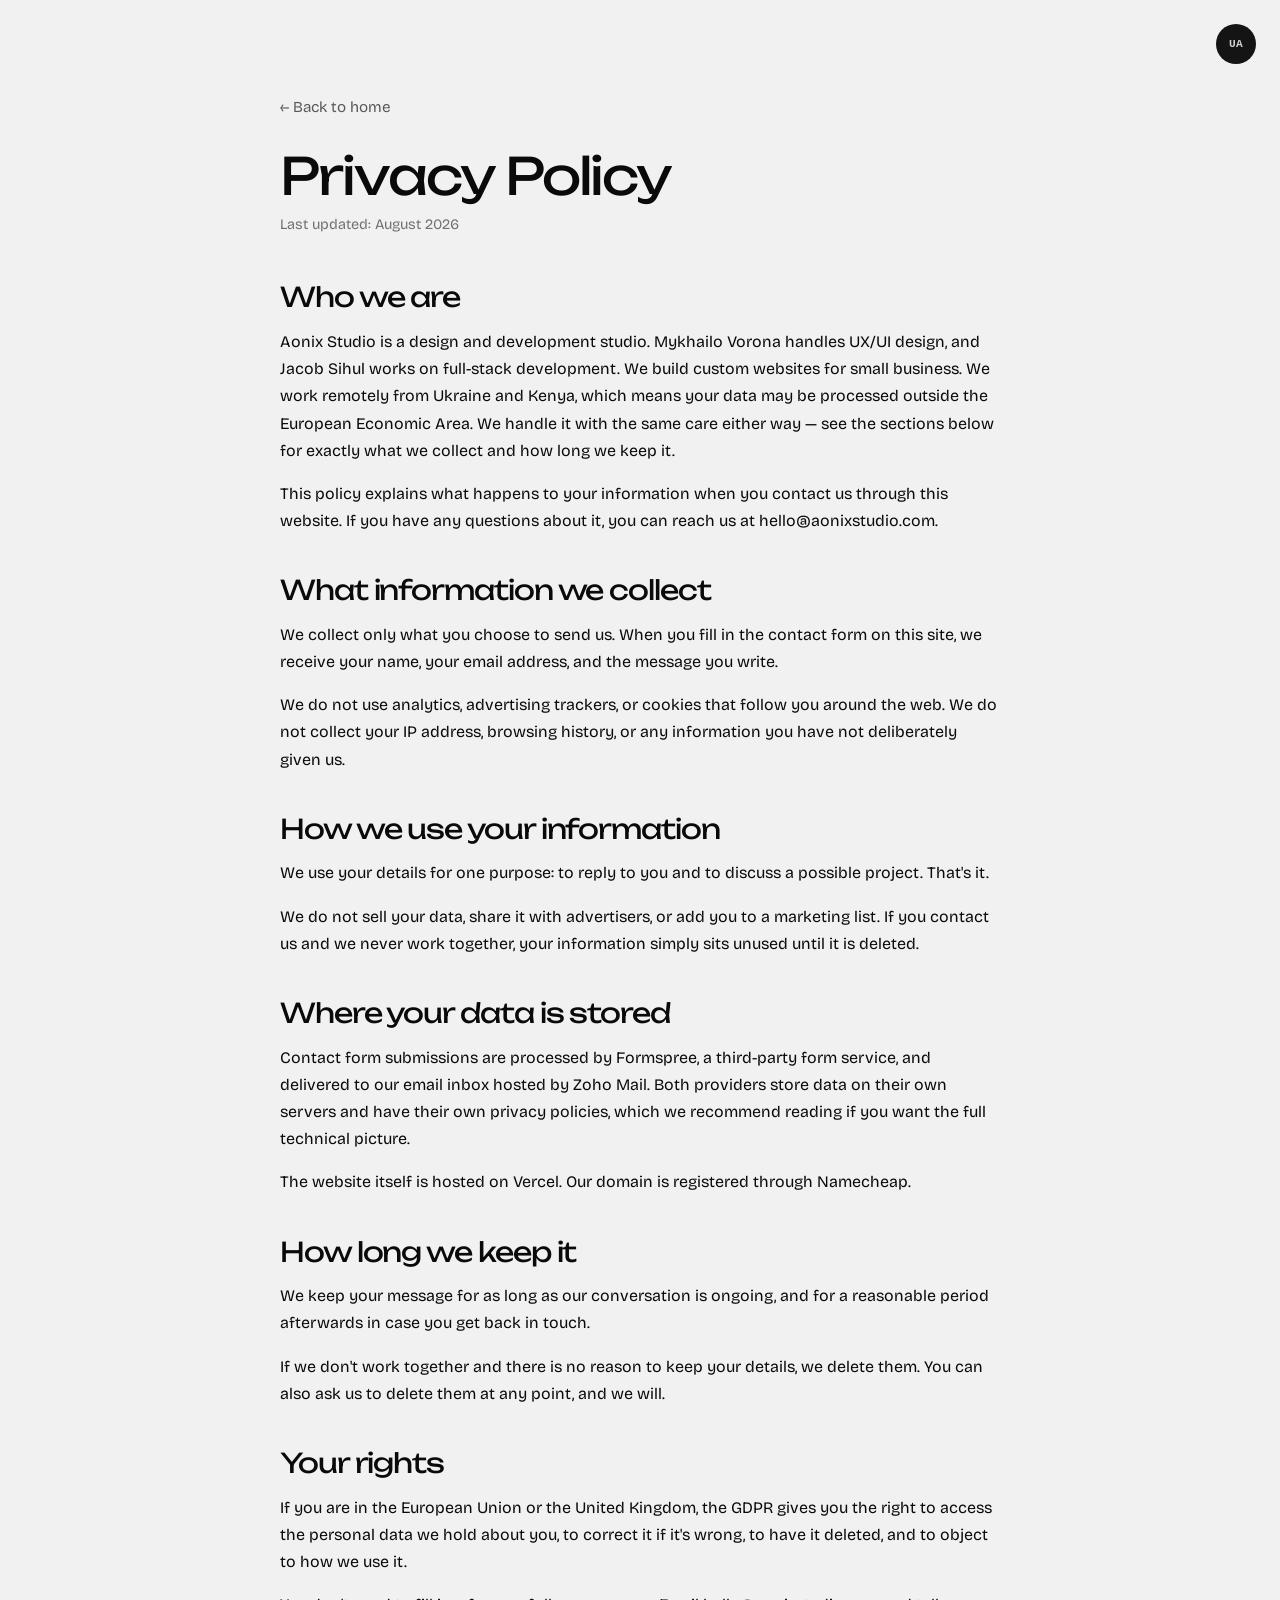
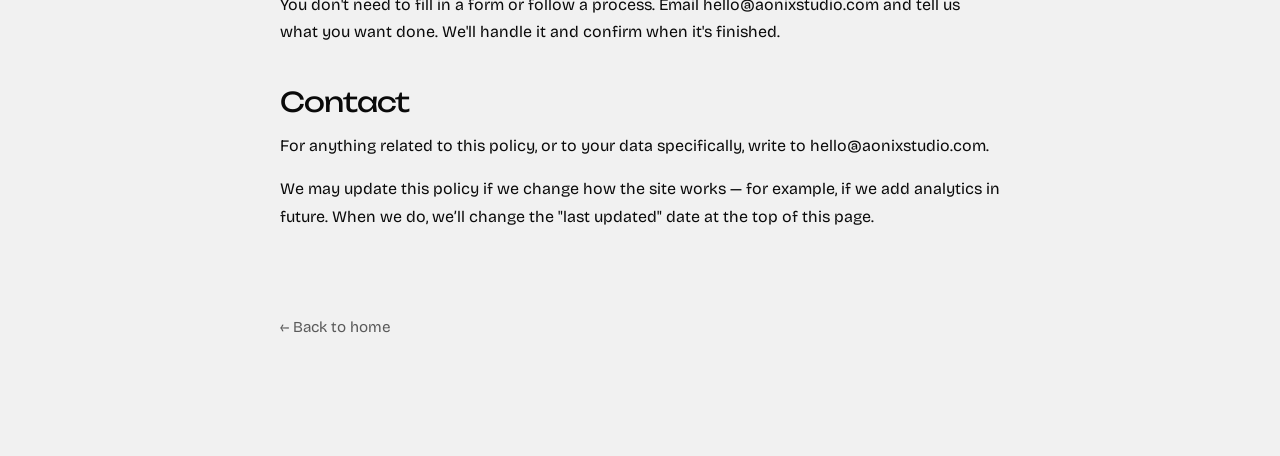
<file: privacy.html>
<!DOCTYPE html>
<html lang="en">
<head>
<meta charset="UTF-8">
<meta name="viewport" content="width=device-width, initial-scale=1.0">
<title data-i18n="privacy.metaTitle">Privacy Policy — Aonix Studio</title>
<meta name="description" content="How Aonix Studio collects, uses, and protects your information." data-i18n-attr="content:privacy.metaDescription">
<link rel="canonical" href="https://www.aonixstudio.com/privacy.html">
<meta name="robots" content="noindex">
<link rel="icon" type="image/png" href="/img/logotype-black1.png">
<link rel="apple-touch-icon" sizes="180x180" href="/img/apple-touch-icon.png">
<meta name="theme-color" content="#0a0a0a">
<link rel="preconnect" href="https://fonts.googleapis.com">
<link rel="preconnect" href="https://fonts.gstatic.com" crossorigin>
<link href="https://fonts.googleapis.com/css2?family=Bricolage+Grotesque:opsz,wght@12..96,200..800&family=Unbounded:wght@200..900&family=Onest:wght@200..800&display=swap" rel="stylesheet">
<link href="/css/style.css" rel="stylesheet">
<link rel="alternate" hreflang="uk" href="https://www.aonixstudio.com/ua/privacy.html">
<link rel="alternate" hreflang="en" href="https://www.aonixstudio.com/en/privacy.html">
<link rel="alternate" hreflang="x-default" href="https://www.aonixstudio.com/privacy.html">
<script>
  // Runs before first paint: .js scopes the "hidden until revealed"
  // states, .anim switches the motion on (never for reduced-motion users).
  (function (d) {
    d.classList.add("js");
    if (!matchMedia("(prefers-reduced-motion: reduce)").matches) d.classList.add("anim");
  })(document.documentElement);
</script>
</head>
<body>

  <button type="button" class="lang-toggle privacy-lang-toggle" id="lang-toggle" aria-label="Switch language">UA</button>

  <main class="privacy-page">
    <div class="privacy-container">

      <a href="/" class="privacy-back privacy-back-top" data-lang-href="/" data-i18n="privacy.backTop">&larr; Back to home</a>

      <h1 class="privacy-h1" data-i18n="privacy.h1">Privacy Policy</h1>
      <p class="privacy-updated" data-i18n="privacy.updated">Last updated: August 2026</p>

      <section class="privacy-section">
        <h2 data-i18n="privacy.s1.title">Who we are</h2>
        <p data-i18n="privacy.s1.p1">Aonix Studio is a design and development studio. Mykhailo Vorona handles UX/UI design, and Jacob Sihul works on full-stack development. We build custom websites for small business. We work remotely from Ukraine and Kenya, which means your data may be processed outside the European Economic Area. We handle it with the same care either way — see the sections below for exactly what we collect and how long we keep it.</p>
        <p data-i18n="privacy.s1.p2">This policy explains what happens to your information when you contact us through this website. If you have any questions about it, you can reach us at hello@aonixstudio.com.</p>
      </section>

      <section class="privacy-section">
        <h2 data-i18n="privacy.s2.title">What information we collect</h2>
        <p data-i18n="privacy.s2.p1">We collect only what you choose to send us. When you fill in the contact form on this site, we receive your name, your email address, and the message you write.</p>
        <p data-i18n="privacy.s2.p2">We do not use analytics, advertising trackers, or cookies that follow you around the web. We do not collect your IP address, browsing history, or any information you have not deliberately given us.</p>
      </section>

      <section class="privacy-section">
        <h2 data-i18n="privacy.s3.title">How we use your information</h2>
        <p data-i18n="privacy.s3.p1">We use your details for one purpose: to reply to you and to discuss a possible project. That's it.</p>
        <p data-i18n="privacy.s3.p2">We do not sell your data, share it with advertisers, or add you to a marketing list. If you contact us and we never work together, your information simply sits unused until it is deleted.</p>
      </section>

      <section class="privacy-section">
        <h2 data-i18n="privacy.s4.title">Where your data is stored</h2>
        <p data-i18n="privacy.s4.p1">Contact form submissions are processed by Formspree, a third-party form service, and delivered to our email inbox hosted by Zoho Mail. Both providers store data on their own servers and have their own privacy policies, which we recommend reading if you want the full technical picture.</p>
        <p data-i18n="privacy.s4.p2">The website itself is hosted on Vercel. Our domain is registered through Namecheap.</p>
      </section>

      <section class="privacy-section">
        <h2 data-i18n="privacy.s5.title">How long we keep it</h2>
        <p data-i18n="privacy.s5.p1">We keep your message for as long as our conversation is ongoing, and for a reasonable period afterwards in case you get back in touch.</p>
        <p data-i18n="privacy.s5.p2">If we don't work together and there is no reason to keep your details, we delete them. You can also ask us to delete them at any point, and we will.</p>
      </section>

      <section class="privacy-section">
        <h2 data-i18n="privacy.s6.title">Your rights</h2>
        <p data-i18n="privacy.s6.p1">If you are in the European Union or the United Kingdom, the GDPR gives you the right to access the personal data we hold about you, to correct it if it's wrong, to have it deleted, and to object to how we use it.</p>
        <p data-i18n="privacy.s6.p2">You don't need to fill in a form or follow a process. Email hello@aonixstudio.com and tell us what you want done. We'll handle it and confirm when it's finished.</p>
      </section>

      <section class="privacy-section">
        <h2 data-i18n="privacy.s7.title">Contact</h2>
        <p data-i18n="privacy.s7.p1">For anything related to this policy, or to your data specifically, write to hello@aonixstudio.com.</p>
        <p data-i18n="privacy.s7.p2">We may update this policy if we change how the site works — for example, if we add analytics in future. When we do, we'll change the "last updated" date at the top of this page.</p>
      </section>

      <a href="/" class="privacy-back privacy-back-bottom" data-lang-href="/" data-i18n="privacy.backBottom">&larr; Back to home</a>

    </div>
  </main>

  <script src="https://cdnjs.cloudflare.com/ajax/libs/gsap/3.12.5/gsap.min.js"></script>
  <script src="/js/script.js"></script>
</body>
</html>
</file>
<file: css/style.css>
/* ============================================
   FONTS
   All four are loaded via Google Fonts — see the <link> in
   index.html's <head> (right after the fonts.g* preconnects), not an
   @import here, so the browser can start fetching them the moment the
   HTML is parsed instead of waiting on style.css. Works on any
   device, not just ones with the fonts installed locally.

   Anton               — display font (headline)
   Bricolage Grotesque — main body font. Every element using
                          var(--font-body) also gets the
                          tracking/leading pair below
                          (--font-body-tracking / --font-body-leading)
                          so the look stays consistent wherever it's used.
   Unbounded           — heading font (var(--font-heading)), same on
                          both the English and Ukrainian version, always
                          paired with var(--font-heading-tracking)
   SUSE Mono           — accent/mono style, var(--font-mono) or .font-mono
   ============================================ */

:root {
  --color-black: #0a0a0a;
  --color-white: #ffffff;
  --color-bg: #f1f1f1;
  --color-muted: #c7c7c7;
  --color-note: #6f6f6f;

  --gradient-start: #D50000;
  --gradient-end: #8D36FF;

  --font-display: 'Anton', sans-serif;
  --font-heading: 'Unbounded', sans-serif;
  --font-heading-tracking: -0.04em;
  --font-body: 'Bricolage Grotesque', sans-serif;
  --font-body-tracking: -0.06em;
  --font-body-leading: 1;
  --font-mono: 'SUSE Mono', monospace;

  /* Shared easings: --ease for big moves (curtain etc.), --ease-out
     (expo-out) for ALL text reveals. */
  --ease: cubic-bezier(.77, 0, .175, 1);
  --ease-out: cubic-bezier(.16, 1, .3, 1);

  /* Every hover/state change on the site uses these, so they all feel
     the same — slow enough to read as a glide, not a blink. */
  --hover-dur: 0.6s;
  --hover-ease: cubic-bezier(.22, 1, .36, 1);

  /* Shared grid controls for .projects AND .pricing — change a value
     here and both sections update together. */
  --section-max-width: 1600px;  /* content width the grid is centered in */
  --section-edge-padding: 64px; /* left/right gap to the screen edge */
  --card-gap: 40px;             /* gap between cards/thumbnails in the grid */
  --card-radius: 32px;           /* corner rounding of cards/thumbnails */

  /* Pricing-card fine-tuning — every spacing inside .pricing-card reads
     from one of these, so tweaking a value here updates both the
     Landing Page and Multi-page cards together. */
  --pricing-card-padding: clamp(32px, 4vw, 56px); /* inner padding of each card */
  --pricing-title-gap: clamp(12px, 1vw, 20px);    /* space under the card title */
  --pricing-meta-gap: clamp(28px, 4vw, 40px);     /* space under the price/deadline badges */
  --pricing-list-gap: 14px;                       /* space between "you will get" rows */
  --pricing-list-scale: 1.2;                        /* scales the checklist text + checkbox together */
  --pricing-actions-gap: clamp(14px, 2.5vw, 14px);  /* space above the Buy/Ask Question buttons */

  /* FAQ scale — one knob that scales the question text, the answer
     text, the chevron and the card's own padding together. */
  --faq-scale: 1.3;
  --faq-sticky-offset: clamp(24px, 4vw, 48px); /* gap from the viewport top while .faq-intro is stuck */

  --dock-height: 76px;

  /* Horizontal nudge on .hero-heading — see the comment on that rule.
     -32px is the largest pull that still fits inside the smallest
     side padding this rule ever runs at (56px, the clamp() ceiling on
     .hero-content) — a flat -64px overflowed past the left edge at
     EVERY width ≥1403px (the two bands below that point never
     redeclare it, so they inherited this default), which is what was
     eating into the edge on MacBook-size screens. The narrower
     tablet/small-laptop RESPONSIVE bands below still pull this down
     further (or to 0) where the spare width is tighter still. */
  --hero-heading-shift-x: -32px;

  /* Telegram/WhatsApp icons — header (dock-side-right) and footer
     (footer-socials) each get their own knobs for the round button
     and the icon graphic inside it, so resizing one place never
     affects the other. Desktop values live here; the ≤640px block
     redefines the same names with its own values (same pattern as
     --dock-height above) — nothing else needs to change. */
  --social-btn-size-header: 40px;
  --social-icon-size-header: 18px;
  --social-btn-size-footer: 40px;
  --social-icon-size-footer: 20px;
}

/* Ukrainian version swaps the body typeface: Bricolage Grotesque
   doesn't carry Cyrillic glyphs (Unbounded, the heading font, does —
   same family runs on both languages, see --font-heading in :root
   above). JS (AonixI18N in js/script.js) sets <html lang="uk"> when
   Ukrainian is active, so this override picks up automatically — the
   English version (lang="en") never sees it. */
html[lang="uk"] {
  --font-body: 'Onest', sans-serif;

  /* Two knobs to tune every Ukrainian heading at once instead of
     hunting through each rule below: --font-heading-weight is an
     absolute override (every rule normally has its own font-weight —
     this replaces all of them at once), --font-heading-line-height-
     scale is a multiplier applied on top of each rule's own
     line-height (so the hero heading stays relatively tighter than
     e.g. the statement text — only their ratio to each other is
     preserved, not a single flat value). Edit the two values here;
     nothing else needs to change. English is untouched either way —
     every consuming rule falls back to its original literal number
     when these are undefined, which is exactly the case outside
     html[lang="uk"]. */
  --font-heading-weight: 500;
  --font-heading-line-height-scale: 1;
}

/* Registered so the pricing cards can tween it — see .pricing-card */
@property --card-bg {
  syntax: '<color>';
  inherits: true;
  initial-value: #ffffff;
}

* {
  margin: 0;
  padding: 0;
  box-sizing: border-box;
}

html {
  scroll-behavior: smooth;
}

/* Lenis smooth scroll (js/script.js) — the library's own base CSS */
html.lenis,
html.lenis body {
  height: auto;
}

.lenis.lenis-smooth {
  scroll-behavior: auto !important;
}

.lenis.lenis-smooth [data-lenis-prevent] {
  overscroll-behavior: contain;
}

.lenis.lenis-stopped {
  overflow: hidden;
}

.lenis.lenis-smooth iframe {
  pointer-events: none;
}

body {
  background: var(--color-bg);
  color: var(--color-black);
  font-family: var(--font-heading);
  overflow-x: hidden;
}

a {
  text-decoration: none;
  color: inherit;
}

/* drop this on anything that should use SUSE Mono instead of the
   default body font (Cabinet Grotesk) */
.font-mono {
  font-family: var(--font-mono);
}

/* ============================================
   REUSABLE FLOWING GRADIENT
   Apply .gradient-flow to any background (buttons, chips, etc.)
   and .gradient-text to any text — both share one moving gradient
   so new sections stay consistent with this effect automatically.
   ============================================ */

.gradient-flow,
.gradient-text {
  background: linear-gradient(
    100deg,
    var(--gradient-start) 0%,
    var(--gradient-end) 45%,
    var(--gradient-start) 100%
  );
  background-size: 250% 250%;
  animation: gradientFlow 6s ease-in-out infinite;
}

.gradient-text {
  -webkit-background-clip: text;
  background-clip: text;
  color: transparent;
  -webkit-text-fill-color: transparent;
}

@keyframes gradientFlow {
  0%   { background-position: 0% 50%; }
  50%  { background-position: 100% 50%; }
  100% { background-position: 0% 50%; }
}

/* ============================================
   HERO
   ============================================ */

.hero {
  position: relative;
  min-height: 100vh;
}

.hero-pin {
  position: relative;  /* badges anchor to this, not .hero — see .badge below */
  padding-top: clamp(24px, 5vw, 64px);
  overflow-x: clip;   /* замість overflow: hidden */
}

.hero-headline {
  /* flex + justify-content, NOT display:block + text-align — with the
     "AONIX STUDIO" line wider than the viewport (the bleed effect),
     text-align: center turned out to only be centering in theory:
     measured it in DevTools and the entire overflow was landing on
     the right edge only (left edge sat flush at 0, zero crop) on
     every width tested. That's what was eating "IO" off "STUDIO" —
     the right side was taking the whole crop instead of half.
     justify-content: center splits it evenly on both edges instead. */
  display: flex;
  align-items: center;
  justify-content: center;
  line-height: 0.85;
  font-family: var(--font-display);
  text-transform: uppercase;
  color: var(--color-black);
  white-space: nowrap;
  user-select: none;
  pointer-events: none;
  text-align: center;
  width: 100%;

  /* зсув вгору для обрізки */
  margin-top: -8vw; /* негативний відступ підтягує текст вгору */
  /* або */
  position: relative;
  top: 30px; /* фіксоване значення, якщо потрібна точність незалежно від ширини */
}

/* Base/fallback size — the ≥1680px band in RESPONSIVE overrides this
   with the same curve for that range, so this really only matters
   for anything wider that band doesn't cover. Every band below uses
   the same ~22.4vw slope (tuned so the bleed/crop ratio at the edges
   stays consistent — around 8% of the viewport overflowing offscreen
   on both sides — instead of one single clamp with a spread so wide
   it over-crops on tablets and under-crops on big monitors). */
.hero-headline .line {
  font-size: clamp(376px, 22.4vw, 470px);
  letter-spacing: -0.01em;
}

/* Frosted (matte) glass: strong blur + a fine noise grain so it reads
   as sandblasted glass, not a shiny/glossy tinted pill. */
.badge {
  position: absolute;
  display: flex;
  align-items: center;
  justify-content: center;
  padding: 1.1em 2.1em;
  border-radius: 999px;
  overflow: hidden; /* clips the noise layer to the pill shape */

  /* СКЛО — матове */
  background: rgba(60, 60, 60, 0.4);
  backdrop-filter: blur(40px) saturate(160%);
  -webkit-backdrop-filter: blur(40px) saturate(160%);
  border: 1px solid rgba(255, 255, 255, 0.22);

  box-shadow:
    inset 0 1px 1px rgba(255, 255, 255, 0.28),
    inset 0 -1px 2px rgba(0, 0, 0, 0.2);

  color: var(--color-white);
  font-family: var(--font-body);
  letter-spacing: var(--font-body-tracking);
  line-height: var(--font-body-leading);
  font-weight: 400;
  font-size: clamp(0.95rem, 1.4vw, 1.4rem);
  white-space: nowrap;
  z-index: 2;
}
/* frosted grain — a tiled noise texture (feTurbulence) instead of a
   glossy diagonal sheen; this is what sells the "matte" read */
.badge::before {
  content: "";
  position: absolute;
  inset: 0;
  border-radius: inherit;
  background-image: url("data:image/svg+xml,%3Csvg xmlns='http://www.w3.org/2000/svg' width='200' height='200'%3E%3Cfilter id='n'%3E%3CfeTurbulence type='fractalNoise' baseFrequency='0.85' numOctaves='3' stitchTiles='stitch'/%3E%3CfeColorMatrix type='saturate' values='0'/%3E%3C/filter%3E%3Crect width='100%25' height='100%25' filter='url(%23n)'/%3E%3C/svg%3E");
  background-size: 140px 140px;
  opacity: 0.45;
  mix-blend-mode: overlay;
  pointer-events: none;
  z-index: 0;
}

.badge span {
  position: relative;
  z-index: 1;
}

.badge-1 {
  top: 17%;
  left: 2%;
  transform: rotate(-6deg);
}

.badge-2 {
  top: 22%;
  right: 3%;
  transform: rotate(4deg);
}

.hero-content {
  position: relative;
  z-index: 1;
  display: flex;
  align-items: flex-end;
  justify-content: space-between;
  gap: clamp(24px, 4vw, 64px);
  max-width: 1400px;
  margin: clamp(32px, 6vw, 72px) auto 0;
  padding: 0 clamp(24px, 4vw, 56px);
}

.hero-heading {
  font-family: var(--font-heading);
  letter-spacing: var(--font-heading-tracking);
  font-weight: var(--font-heading-weight, 300);
  font-size: clamp(1.9rem, 3.6vw, 4.2rem);
  line-height: calc(var(--font-heading-line-height-scale, 1) * 0.9);
  max-width: 20ch;
  color: var(--color-black);

  /* Ручне підстроювання позиції: перше число — вправо(+)/вліво(-),
     друге — вниз(+)/вгору(-). Не впливає на .hero-note, бо не займає
     місце в layout — просто зсуває сам заголовок.
     --hero-heading-shift-x is 0 by default (safe everywhere) and only
     gets pulled negative in the RESPONSIVE bands wide enough to have
     the spare room — see there for why a flat -64px clipped "We" on
     tablet/small-laptop widths. */
  transform: translate(var(--hero-heading-shift-x, 0px), 32px);
}

.hero-heading .muted {
  color: var(--color-muted);
}

.hero-note {
  flex-shrink: 0;
  max-width: 320px;
  margin-bottom: 0.4em;
  font-family: var(--font-body);
  letter-spacing: var(--font-body-tracking);
  line-height: var(--font-body-leading);
  font-weight: 400;
  font-size: 20px;
  text-transform: uppercase;
  color: #000000;
}

/* ============================================
   PROJECTS
   ============================================ */

.projects {
  position: relative;
  max-width: var(--section-max-width);
  margin: 0 auto;
  padding: var(--section-edge-padding);
}

.projects-grid {
  display: grid;
  grid-template-columns: repeat(2, 1fr);
  gap: var(--card-gap);
}

.project-card {
  display: flex;
  flex-direction: column;
}

.project-thumb {
  position: relative;
  aspect-ratio: 4 / 3;
  border-radius: var(--card-radius);
  margin-bottom: 12px;
  overflow: hidden; /* clips both the zoomed media and the cursor badge */
  cursor: none; /* the custom .project-cursor badge replaces it on hover */
}

/* Placeholder gradient where a real photo hasn't been dropped in yet.
   Once you add one, put it INSIDE as <img class="project-thumb-media">
   — the img rule below sizes/crops it to fill the frame (object-fit:
   cover) instead of rendering at its native pixel size, which is what
   "zoomed in" looks like when an <img> has no sizing of its own. */
.project-thumb-media {
  position: absolute;
  inset: 0;
  width: 100%;
  height: 100%;
  object-fit: cover;
  background: linear-gradient(135deg, #ececec, #dcdcdc);
  transition: transform 1s var(--hover-ease);
}

.project-thumb-media img {
  display: block;
  width: 100%;
  height: 100%;
  object-fit: cover;
}

.project-thumb:hover .project-thumb-media {
  transform: scale(1.08);
}

/* Custom cursor: follows the pointer (see js/script.js) instead of
   sitting fixed in the center, and fades/scales in on hover. */
.project-cursor {
  position: absolute;
  top: var(--cursor-y, 50%);
  left: var(--cursor-x, 50%);
  transform: translate(-50%, -50%) scale(0.85);
  display: flex;
  flex-direction: column;
  align-items: center;
  gap: 10px;
  opacity: 0;
  pointer-events: none;
  transition: opacity 0.45s var(--hover-ease), transform 0.45s var(--hover-ease);
  z-index: 2;
}

.project-thumb:hover .project-cursor {
  opacity: 1;
  transform: translate(-50%, -50%) scale(1);
}

.project-cursor-badge {
  display: flex;
  align-items: center;
  justify-content: center;
  width: 76px;
  height: 76px;
  border-radius: 50%;
  background: linear-gradient(135deg, var(--gradient-start), var(--gradient-end));
  color: var(--color-white);
  box-shadow: 0 10px 24px rgba(0, 0, 0, 0.25);
}

.project-cursor-label {
  padding: 0.55em 1.1em;
  border-radius: 999px;
  background: var(--color-white);
  color: var(--color-black);
  font-family: var(--font-body);
  letter-spacing: var(--font-body-tracking);
  line-height: var(--font-body-leading);
  font-size: 0.85rem;
  white-space: nowrap;
  box-shadow: 0 6px 16px rgba(0, 0, 0, 0.18);
}

.project-info {
  display: flex;
  align-items: flex-start;
  justify-content: space-between;
  gap: 24px;
}

.project-info-main {
  flex: 1;
  min-width: 0;
}

.project-title {
  font-family: var(--font-body);
  letter-spacing: var(--font-body-tracking);
  line-height: var(--font-body-leading);
  font-weight: 400;
  font-size: clamp(1.4rem, 1.8vw, 1.9rem);
  color: var(--color-black);
  padding-bottom: 12px;
  margin-bottom: 12px;
  border-bottom: 1px solid #e2e2e2;
}

.project-desc {
  font-family: var(--font-body);
  letter-spacing: var(--font-body-tracking);
  line-height: 1;
  font-weight: 300;
  font-size: 16px;
  color: #181818;
  max-width: 42ch;
}

.project-tags {
  display: flex;
  flex-direction: column;
  gap: 8px;
  flex-shrink: 0;
}

.project-tag-badge {
  display: inline-flex;
  align-items: center;
  justify-content: center;
  padding: 0.7em 1.3em;
  border: 1px solid #d8d8d8;
  border-radius: 16px;
  font-family: var(--font-body);
  letter-spacing: var(--font-body-tracking);
  line-height: var(--font-body-leading);
  font-weight: 400;
  font-size: 0.85rem;
  white-space: nowrap;
  color: #3c3c3c;
}

.project-tag-badge--type {
  text-transform: uppercase;
  color: #313131;
}

/* ============================================
   TEXT REVEALS (reusable) — driven by js/script.js
   Every hidden starting state is scoped under html.anim (set by the
   inline script in <head>, only when the user hasn't asked for
   reduced motion) — without JS, or with reduced motion, everything
   below is just visible.

   [data-split]  heading split at its <br>s into masked lines; each
                 line slides up from behind its mask, staggered.
   .big-word     giant display word, one span per letter, rising
                 letter by letter once body.is-ready lands.
   .reveal       fade + slide up for blocks (cards, notes, icons).
   All three get .is-in once (IntersectionObserver), never re-hidden.
   ============================================ */

/* padding keeps descenders/accents (g, y, р, Й) from being clipped by
   the mask; the matching negative margin cancels it out of layout */
.split-line {
  display: block;
  overflow: hidden;
  padding: 0.1em 0 0.06em;
  margin: -0.1em 0 -0.06em;
}

.split-line-in {
  display: inline-block;
}

.anim .split-line-in {
  transform: translateY(110%);
  transition: transform 1.1s var(--ease-out);
}

.anim [data-split].is-in > .split-line > .split-line-in {
  transform: none;
}

.anim [data-split].is-in > .split-line:nth-child(2) > .split-line-in { transition-delay: 0.08s; }
.anim [data-split].is-in > .split-line:nth-child(3) > .split-line-in { transition-delay: 0.16s; }
.anim [data-split].is-in > .split-line:nth-child(4) > .split-line-in { transition-delay: 0.24s; }

/* Each word is its own mask (so the word can still wrap on narrow
   screens); letters inside get --i from JS for a 0.05s stagger. */
.big-word .bw {
  display: inline-block;
  overflow: hidden;
  vertical-align: top;
}

.big-word .bw > span {
  display: inline-block;
}

.anim .big-word .bw > span {
  transform: translateY(105%);
  transition: transform 1.4s var(--ease-out);
  transition-delay: calc(var(--i, 0) * 0.05s);
}

.anim body.is-ready .big-word .bw > span {
  transform: none;
}

/* Hero note + glass badges come in last, after the heading. translate
   (not transform) so the badges keep their own rotate(). */
.anim .hero-note,
.anim .badge {
  opacity: 0;
  translate: 0 20px;
  transition: opacity 1s var(--ease-out) 1.2s,
              translate 1s var(--ease-out) 1.2s;
}

.anim body.is-ready .hero-note,
.anim body.is-ready .badge {
  opacity: 1;
  translate: 0 0;
}

.anim .reveal {
  opacity: 0;
  transform: translateY(40px);
  transition: opacity 1s var(--ease-out),
              transform 1.1s var(--ease-out);
}

.anim .reveal.is-in {
  opacity: 1;
  transform: none;
}

/* stagger siblings in a row */
.reveal:nth-child(2) { transition-delay: 0.1s; }
.reveal:nth-child(3) { transition-delay: 0.2s; }
.reveal:nth-child(4) { transition-delay: 0.3s; }

/* projects are a 2-column grid: stagger within each row, not down
   the whole list */
.projects-grid .reveal { transition-delay: 0s; }
.projects-grid .reveal:nth-child(even) { transition-delay: 0.1s; }

/* Project photos: the frame wipes open bottom→top (clip-path, keeps
   the rounded corners) while the photo inside settles from a zoom.
   The photo stays slightly oversized (scale 1.12) so the scroll
   parallax in js/script.js (--py, via the independent translate
   property) never shows an edge. The hover zoom lives on
   .project-thumb-media, so it doesn't fight any of this. */
.anim .project-thumb {
  clip-path: inset(100% 0 0 0 round var(--card-radius));
  transition: clip-path 1.3s var(--ease);
}

.anim .project-thumb-media img {
  transform: scale(1.4);
  translate: 0 var(--py, 0%);
  transition: transform 1.8s var(--ease-out);
}

.anim .project-card.is-in .project-thumb {
  clip-path: inset(0 0 0 0 round var(--card-radius));
}

.anim .project-card.is-in .project-thumb-media img {
  transform: scale(1.12);
}

.anim .projects-grid .project-card:nth-child(even) .project-thumb,
.anim .projects-grid .project-card:nth-child(even) .project-thumb-media img {
  transition-delay: 0.1s;
}

/* ============================================
   LANGUAGE CURTAIN
   Full-screen panel the language switch (js/script.js) wipes up over
   the page while the texts are swapped underneath. Created by JS once;
   GSAP drives clip-path / visibility.
   ============================================ */

.lang-curtain {
  position: fixed;
  inset: 0;
  z-index: 5000; /* above everything — dock (1000), preloader (1500), modal (2000) */
  pointer-events: none;
  visibility: hidden;
  display: grid;
  place-items: center;
  overflow: hidden;
  background: var(--color-black);
  clip-path: inset(100% 0 0 0);
}

.lang-curtain-word {
  display: inline-block;
  padding: 0.1em 0.08em;
  font-family: var(--font-heading);
  letter-spacing: var(--font-heading-tracking);
  font-weight: 500;
  /* the min() keeps "Українська" on screen on phones */
  font-size: min(clamp(56px, 10vw, 160px), 12vw);
  line-height: 1;
  white-space: nowrap;
}

/* ============================================
   STACK-PIN (reusable)
   Drop this on a section's inner wrapper to pin it full-viewport
   while the outer section's extra height (beyond 100vh) scrolls
   through — used by .quote to hold its content still while the
   finale slides over it.

   How to reuse for a future section that needs the same "hold
   still while its own scroll-driven effect plays out" behavior:
     <section class="my-section" style="min-height: 180vh">
       <div class="my-section-inner stack-pin">
         ...content...
       </div>
     </section>
   ============================================ */

.stack-pin {
  position: sticky;
  top: 0;
  z-index: var(--stack-z, 1);
  min-height: 100vh;
  background: var(--color-bg);
}

/* ============================================
   STATEMENT
   A normal, unpinned section — the text scrolls past like any other
   block while the GSAP ScrollTrigger in js/script.js scrubs the
   word-by-word opacity reveal (.sw spans) across its pass through
   the viewport.
   ============================================ */

.statement {
  position: relative;
  padding: clamp(96px, 14vw, 220px) 0;
}

.statement-inner {
  display: flex;
  align-items: center;
  justify-content: center;
  padding: 0 clamp(24px, 8vw, 160px);
}

.statement-text {
  max-width: 1500px;
  margin: 0 auto;
  font-family: var(--font-heading);
  font-weight: var(--font-heading-weight, 400);
  font-size: clamp(1.8rem, 4.2vw, 3.9rem);
  line-height: calc(var(--font-heading-line-height-scale, 1) * 1.28);
  text-align: center;
  letter-spacing: var(--font-heading-tracking);
}

/* word-by-word scroll reveal (js/script.js): faint silhouette until
   GSAP scrubs each word up to opacity 1 */
.anim .statement-text .sw {
  opacity: 0.14;
}

/* ============================================
   PRICING
   ============================================ */

.pricing {
  max-width: var(--section-max-width);
  margin: 0 auto;
  padding: clamp(48px, 8vw, 96px) var(--section-edge-padding) clamp(64px, 8vw, 96px);
}

.pricing-header {
  display: flex;
  align-items: flex-start;
  justify-content: space-between;
  flex-wrap: wrap;
  gap: 16px;
  margin-bottom: clamp(40px, 6vw, 72px);
}

.pricing-title {
  font-family: var(--font-heading);
  letter-spacing: var(--font-heading-tracking);
  font-weight: var(--font-heading-weight, 500);
  font-size: clamp(2.2rem, 4.2vw, 3.4rem);
  line-height: calc(var(--font-heading-line-height-scale, 1) * 1);
  color: var(--color-black);
}

.pricing-note {
  max-width: 420px;
  padding-top: 0.4em;
  text-transform: uppercase;
  font-size: 0.85rem;
  line-height: 1;
  color: #272727;
  font: var(--font-display);
}

.pricing-cards {
  display: grid;
  grid-template-columns: 1fr 1fr;
  gap: var(--card-gap);
}

.pricing-card {
  position: relative;
  overflow: hidden; /* clips the hover gradient sheen to the rounded corners */
  display: flex;
  flex-direction: column;
  border-radius: var(--card-radius);
  padding: var(--pricing-card-padding);
  transition: background-color var(--hover-dur) var(--hover-ease), color var(--hover-dur) var(--hover-ease), border-color var(--hover-dur) var(--hover-ease), --card-bg var(--hover-dur) var(--hover-ease);
}

/* The cards are also .reveal, whose transition shorthand would
   otherwise wipe out the hover transitions above (that's what made
   the black/white flip snap instantly) — once revealed, keep both. */
.anim .pricing-card.reveal.is-in {
  transition: opacity 1s var(--ease-out),
              transform 1.1s var(--ease-out),
              background-color var(--hover-dur) var(--hover-ease),
              color var(--hover-dur) var(--hover-ease),
              border-color var(--hover-dur) var(--hover-ease),
              --card-bg var(--hover-dur) var(--hover-ease);
}

/* Everything inside sits above the ::before hover sheen (z-index: 0). */
.pricing-card > * {
  position: relative;
  z-index: 1;
}

.pricing-card--dark {
  --card-bg: var(--color-black);
  background: var(--color-black);
  color: var(--color-white);
}

/* Landing Page is already black, so its hover feedback is a subtle
   black gradient sheen (a pseudo-element that fades in) instead of a
   flat color swap. */
.pricing-card--dark::before {
  content: "";
  position: absolute;
  inset: 0;
  z-index: 0;
  background: linear-gradient(135deg, #2b2b2b 0%, #000000 65%);
  opacity: 0;
  transition: opacity var(--hover-dur) var(--hover-ease);
  pointer-events: none;
}

.pricing-card--dark:hover::before {
  opacity: 1;
}

.pricing-card--light {
  --card-bg: var(--color-white);
  background: var(--color-white);
  color: var(--color-black);
  border: 1px solid rgba(0, 0, 0, 0.07);
}

/* Multi-page inverts to the same solid black Landing Page uses by
   default — swaps --card-bg too so the price-badge border trick
   (which fills against --card-bg) keeps matching. */
.pricing-card--light:hover {
  --card-bg: var(--color-black);
  background: var(--color-black);
  color: var(--color-white);
  border-color: rgba(255, 255, 255, 0.08);
}

/* The two cards see-saw: hovering the light (Multi-page) card doesn't
   just turn IT black — the dark (Landing Page) card flips to white at
   the same time, so there's always exactly one black + one white
   card. Hovering the dark card on its own just gets the gradient
   sheen above; it doesn't need to touch its sibling since the light
   card is already white by default. */
.pricing-cards:has(.pricing-card--light:hover) .pricing-card--dark {
  --card-bg: var(--color-white);
  background: var(--color-white);
  color: var(--color-black);
  border-color: rgba(0, 0, 0, 0.07);
}

.pricing-cards:has(.pricing-card--light:hover) .pricing-card--dark::before {
  opacity: 0;
}

.pricing-cards:has(.pricing-card--light:hover) .pricing-card--dark .pricing-badge-deadline {
  border-color: rgba(0, 0, 0, 0.18);
  color: var(--color-black);
}

.pricing-cards:has(.pricing-card--light:hover) .pricing-card--dark .pricing-btn-ask {
  border-color: rgba(0, 0, 0, 0.15);
  color: var(--color-black);
}

.pricing-cards:has(.pricing-card--light:hover) .pricing-card--dark .pricing-btn-buy::before {
  opacity: 1;
}

.pricing-card-title {
  font-family: var(--font-heading);
  letter-spacing: var(--font-heading-tracking);
  font-weight: var(--font-heading-weight, 600);
  font-size: clamp(1.8rem, 3vw, 2.4rem);
  margin-bottom: var(--pricing-title-gap);
}

.pricing-card-meta {
  display: flex;
  flex-wrap: wrap;
  gap: 12px;
  margin-bottom: var(--pricing-meta-gap);
}

.pricing-badge {
  display: inline-flex;
  align-items: center;
  gap: 0.3em;
  padding: 0.75em 1.2em;
  border-radius: 10px;
  font-weight: 600;
  font-size: 1rem;
  white-space: nowrap;
}

.pricing-badge-price {
  border: 1.5px solid transparent;
  background:
    linear-gradient(var(--card-bg), var(--card-bg)) padding-box,
    linear-gradient(100deg, var(--gradient-start), var(--gradient-end)) border-box;
}

.pricing-badge-deadline {
  font-weight: 500;
  transition: color var(--hover-dur) var(--hover-ease), border-color var(--hover-dur) var(--hover-ease);
}

.pricing-card--dark .pricing-badge-deadline {
  border: 1.5px solid rgba(255, 255, 255, 0.3);
  color: rgba(255, 255, 255, 0.9);
}

.pricing-card--light .pricing-badge-deadline {
  border: 1.5px solid rgba(0, 0, 0, 0.18);
  color: var(--color-black);
}

.pricing-card--light:hover .pricing-badge-deadline {
  border-color: rgba(255, 255, 255, 0.3);
  color: rgba(255, 255, 255, 0.9);
}

.pricing-list-label {
  text-transform: uppercase;
  letter-spacing: 0.04em;
  font-size: 0.8rem;
  margin-bottom: 18px;
  opacity: 0.5;
}

.pricing-list {
  list-style: none;
  display: flex;
  flex-direction: column;
  gap: var(--pricing-list-gap);
  margin-bottom: var(--pricing-actions-gap);
}

.pricing-list li {
  display: flex;
  align-items: center;
  gap: calc(14px * var(--pricing-list-scale));
  font-family: var(--font-body);
  letter-spacing: var(--font-body-tracking);
  line-height: var(--font-body-leading);
  font-weight: 400;
  font-size: calc(1.02rem * var(--pricing-list-scale));
}

.pricing-check {
  display: inline-flex;
  align-items: center;
  justify-content: center;
  width: calc(22px * var(--pricing-list-scale));
  height: calc(22px * var(--pricing-list-scale));
  flex-shrink: 0;
  border: 1.8px solid currentColor;
  border-radius: 6px;
}

.pricing-check svg {
  width: calc(11px * var(--pricing-list-scale));
  height: calc(11px * var(--pricing-list-scale));
}

.pricing-actions {
  display: flex;
  gap: 12px;
  margin-top: auto;
  padding-top: clamp(8px, 2vw, 16px);
}

.pricing-btn {
  flex: 1;
  display: inline-flex;
  align-items: center;
  justify-content: center;
  padding: 0.95em 1.4em;
  border-radius: 14px;
  font-family: var(--font-body);
  font-weight: 600;
  font-size: 1rem;
  text-align: center;
  /* Background swaps between a gradient and flat colors can't be
     tweened, so they're faded layers instead: ::before is the
     "card flipped" background (gradient on the light card, black on
     the dark one), ::after the white button-hover fill. isolation
     keeps both under the label but above the button's own bg. */
  position: relative;
  isolation: isolate;
  overflow: hidden;
  transition: color var(--hover-dur) var(--hover-ease), border-color var(--hover-dur) var(--hover-ease);
}

.pricing-btn::before,
.pricing-btn::after {
  content: "";
  position: absolute;
  inset: 0;
  z-index: -1;
  border-radius: inherit;
  opacity: 0;
  transition: opacity var(--hover-dur) var(--hover-ease);
  pointer-events: none;
}

.pricing-btn::after {
  background: var(--color-white);
}

.pricing-card--light .pricing-btn-buy::before {
  background: linear-gradient(
    100deg,
    var(--gradient-start) 0%,
    var(--gradient-end) 45%,
    var(--gradient-start) 100%
  );
  background-size: 250% 250%;
  animation: gradientFlow 6s ease-in-out infinite;
}

.pricing-card--dark .pricing-btn-buy::before {
  background: var(--color-black);
}

.pricing-btn-buy {
  color: var(--color-white);
}

.pricing-card--light .pricing-btn-buy {
  background: var(--color-black);
  color: var(--color-white);
}

/* On hover the light card flips to black, so its Buy button borrows
   the dark card's default gradient-flow look instead of staying a
   flat black-on-black block. */
.pricing-card--light:hover .pricing-btn-buy::before {
  opacity: 1;
}

.pricing-card--dark .pricing-btn-ask {
  border: 1.5px solid rgba(255, 255, 255, 0.25);
  color: var(--color-white);
}

.pricing-card--light .pricing-btn-ask {
  border: 1.5px solid rgba(0, 0, 0, 0.15);
  color: var(--color-black);
}

.pricing-card--light:hover .pricing-btn-ask {
  border-color: rgba(255, 255, 255, 0.25);
  color: var(--color-white);
}

/* Button-level hover — whichever card it's in, Buy/Ask Question turn
   solid white on their own hover. Specificity matches the card-hover
   rules above (2 classes + 1 pseudo-class) and comes after them in
   the file, so it wins the tie and always has the final say. */
.pricing-card .pricing-btn:hover {
  color: var(--color-black);
  border-color: var(--color-white);
}

.pricing-card .pricing-btn:hover::after {
  opacity: 1;
}

/* ============================================
   FAQ
   ============================================ */

.faq {
  max-width: 1400px;
  margin: 0 auto;
  padding: clamp(48px, 8vw, 96px) 64px;
}

.faq-grid {
  display: grid;
  grid-template-columns: 0.85fr 1.4fr;
  gap: clamp(32px, 5vw, 64px);
  /* Not align-items: center — that recalculates live off the
     accordion's height, so .faq-intro would visibly jump every time a
     question opens/closes, and animating a live-recentered layout on
     top of the height animation is what caused the stutter on close.
     align-items: start also happens to be what .faq-intro's
     position: sticky below needs to stick correctly. */
  align-items: start;
}

/* Sticks to the top of the viewport while the accordion on the right
   (which is taller) scrolls past, then releases once .faq-grid's own
   bottom edge catches up — sticky can never escape its containing
   grid row, so it lets go on its own once the questions run out,
   no scroll-position math needed. */
.faq-intro {
  position: sticky;
  top: var(--faq-sticky-offset);
}

.faq-icon {
  display: block;
  width: clamp(100px, 12vw, 190px);
  margin-bottom: clamp(24px, 4vw, 48px);
}

.faq-icon img {
  display: block;
  width: 100%;
  height: auto;
  
}

.faq-heading {
  font-family: var(--font-heading);
  letter-spacing: var(--font-heading-tracking);
  font-weight: var(--font-heading-weight, 400);
  font-size: clamp(1.8rem, 3vw, 2.5rem);
  line-height: calc(var(--font-heading-line-height-scale, 1) * 1.15);
  color: var(--color-black);
  margin-bottom: 16px;
  
}

.faq-subtitle {
  max-width: 300px;
  font-family: var(--font-body);
  letter-spacing: var(--font-body-tracking);
  line-height: var(--font-body-leading);
  font-weight: 400;
  font-size: 18px;
  color: #5c5c5c;
}

.faq-title {
  font-family: var(--font-heading);
  letter-spacing: var(--font-heading-tracking);
  font-weight: var(--font-heading-weight, 400);
  font-size: clamp(2.2rem, 4vw, 3.6rem);
  line-height: calc(var(--font-heading-line-height-scale, 1) * 1);
  color: var(--color-black);
  margin-bottom: clamp(24px, 4vw, 40px);
}

.faq-accordion {
  display: flex;
  flex-direction: column;
  gap: 16px;
}

.faq-item {
  border: 1px solid #e2e2e2;
  border-radius: 20px;
  padding: calc(22px * var(--faq-scale)) calc(28px * var(--faq-scale));
}

.faq-item summary {
  display: flex;
  align-items: center;
  justify-content: space-between;
  gap: calc(24px * var(--faq-scale));
  list-style: none;
  cursor: pointer;
  font-family: var(--font-body);
  letter-spacing: var(--font-body-tracking);
  line-height: var(--font-body-leading);
  font-weight: 400;
  font-size: calc(clamp(1rem, 1.4vw, 1.15rem) * var(--faq-scale));
  color: var(--color-black);
}

.faq-item summary::-webkit-details-marker {
  display: none;
}

.faq-item .chevron {
  flex-shrink: 0;
  width: calc(16px * var(--faq-scale));
  height: calc(16px * var(--faq-scale));
  transition: transform var(--hover-dur) var(--hover-ease);
}

.faq-item.is-open .chevron {
  transform: rotate(180deg);
}

.faq-answer {
  margin-top: calc(16px * var(--faq-scale));
  font-family: var(--font-body);
  letter-spacing: var(--font-body-tracking);
  line-height: var(--font-body-leading);
  font-weight: 400;
  font-size: calc(0.98rem * var(--faq-scale));
  color: #6f6f6f;
}

/* ============================================
   QUOTE
   ============================================ */

.quote {
  /* extra height beyond 100vh = runway .quote-inner (.stack-pin) holds
     still across while .finale rides up over it, reveal-style — see
     .stack-pin above for how the mechanic works */
  position: relative;
  min-height: 140vh;
}

.quote-inner {
  --stack-z: 4;
}

.quote-content {
  max-width: 1400px;
  margin: 0 auto;
  padding: clamp(40px, 7vw, 96px) 64px clamp(64px, 10vw, 140px);
}

.quote-text {
  max-width: 1200px;
  font-family: var(--font-heading);
  letter-spacing: var(--font-heading-tracking);
  font-weight: var(--font-heading-weight, 400);
  font-size: clamp(1.8rem, 3.6vw, 3.4rem);
  line-height: calc(var(--font-heading-line-height-scale, 1) * 1);
  color: var(--color-black);
}

.quote-text .muted {
  color: var(--color-muted);
}

.quote-note {
  max-width: 1100px;
  margin-top: clamp(24px, 3vw, 40px);
  font-family: var(--font-heading);
  letter-spacing: var(--font-heading-tracking);
  font-weight: var(--font-heading-weight, 400);
  font-size: clamp(1.6rem, 3.4vw, 2rem);
  line-height: calc(var(--font-heading-line-height-scale, 1) * 1);
  color: var(--color-black);
}

.quote-divider {
  width: 320px;
  max-width: 100%;
  margin: clamp(20px, 2.5vw, 32px) 0 20px;
  border: none;
  border-top: 1px solid #e2e2e2;
}

.quote-signature {
  display: flex;
  align-items: center;
  gap: 12px;
  font-family: var(--font-body);
  letter-spacing: var(--font-body-tracking);
  line-height: var(--font-body-leading);
  text-transform: uppercase;
  font-size: 16px;
}

.quote-name {
  font-weight: 400;
  color: var(--color-black);
}

.quote-sep,
.quote-role {
  color: #a3a3a3;
  font-weight: 400;
}

/* ============================================
   FINALE (marquee + CTA + footer)
   Sits right after .quote in the DOM with no gap, so as it scrolls
   up from below it naturally rides over the pinned .quote-inner
   (--stack-z: 4) — the "reveal" effect from reliquia.studio: the
   quote holds still, this section slides up and opens over it.
   ============================================ */

.finale {
  position: relative;
  z-index: 5;
  background: var(--color-black);
  /* The dock nav now fully hides itself over this section (see
     body.dock-on-dark in this file / js/script.js), so this no longer
     needs to clear var(--dock-height) — just a bit of breathing room
     down to the true bottom edge. */
  padding-bottom: 48px;
}

.marquee {
  overflow: hidden;
  background: #1c1c1c;
  border-bottom: 1px solid rgba(140, 140, 140, 0.35);
}

.marquee-track {
  display: flex;
  align-items: center;
  width: max-content;
  animation: marquee-scroll 26s linear infinite;
}

@keyframes marquee-scroll {
  from { transform: translateX(0); }
  to { transform: translateX(-50%); }
}

.marquee-item {
  padding: 20px 40px;
  white-space: nowrap;
  
  font-family: var(--font-mono);
  font-weight: 400;
  font-size: clamp(1rem, 1.6vw, 1.3rem);
  color: var(--color-white);
}

.marquee-logo {
  display: flex;
  flex-shrink: 0;
  color: var(--color-white);
}

.marquee-logo img {
  display: block;
  width: 26px;
  height: auto;
}

.cta {
  text-align: center;
  padding: clamp(40px, 6vw, 72px) 24px clamp(32px, 4vw, 48px);
}

.cta-heading {
  max-width: 1300px;
  margin: 0 auto clamp(24px, 3vw, 36px);
  font-family: var(--font-heading);
  letter-spacing: var(--font-heading-tracking);
  font-weight: var(--font-heading-weight, 600);
  font-size: clamp(2rem, 5.2vw, 4.6rem);
  line-height: calc(var(--font-heading-line-height-scale, 1) * 1);
  color: var(--color-white);
}

.cta-heading .dim {
  color: rgba(255, 255, 255, 0.35);
}

.cta-button {
  display: inline-flex;
  align-items: center;
  gap: 10px;
  padding: 1.1em 2em;
  border-radius: 999px;
  font-family: var(--font-body);
  letter-spacing: var(--font-body-tracking);
  line-height: var(--font-body-leading);
  font-weight: 400;
  font-size: 1.05rem;
  text-transform: uppercase;
  color: var(--color-white);
}

.site-footer {
  display: flex;
  align-items: flex-end;
  justify-content: space-between;
  flex-wrap: wrap;
  gap: 32px;
  max-width: 1400px;
  margin: 0 auto;
  padding: clamp(24px, 3vw, 40px) 64px 40px;
}

.footer-brand {
  display: flex;
  flex-direction: column;
  align-items: flex-start;
  gap: 24px;
}

.footer-logo {
  display: flex;
  align-items: center;
  gap: 12px;
  color: var(--color-white);
  font-family: var(--font-heading);
  letter-spacing: var(--font-heading-tracking);
  font-weight: var(--font-heading-weight, 400);
  font-size: 1.3rem;
}

.footer-logo img {
  display: block;
  width: 30px;
  height: auto;
}

.footer-privacy {
  color: rgba(255, 255, 255, 0.55);
  font-family: var(--font-body);
  letter-spacing: var(--font-body-tracking);
  line-height: var(--font-body-leading);
  font-size: 0.95rem;
  transition: color var(--hover-dur) var(--hover-ease);
}

.footer-privacy:hover {
  color: var(--color-white);
}

.footer-contact {
  display: flex;
  flex-direction: column;
  align-items: flex-end;
  gap: 20px;
}

.footer-socials {
  display: flex;
  gap: 14px;
}

.footer-socials a {
  display: flex;
  align-items: center;
  justify-content: center;
  width: var(--social-btn-size-footer);
  height: var(--social-btn-size-footer);
  border-radius: 50%;
  background: rgba(255, 255, 255, 0.08);
  color: rgba(255, 255, 255, 0.75);
  transition: background var(--hover-dur) var(--hover-ease), color var(--hover-dur) var(--hover-ease);
}

.footer-socials a img {
  display: block;
  width: var(--social-icon-size-footer);
  height: var(--social-icon-size-footer);
  object-fit: contain;
  /* source files are solid-black glyphs on transparent — flatten to
     black then invert, so they land on pure white regardless of any
     anti-aliasing gray in the source, not just "roughly light" */
  filter: brightness(0) invert(1);
}

.footer-socials a:hover {
  background: rgba(255, 255, 255, 0.16);
  color: var(--color-white);
}

.footer-email {
  color: var(--color-white);
  font-family: var(--font-heading);
  letter-spacing: var(--font-heading-tracking);
  font-weight: var(--font-heading-weight, 400);
  font-size: 1.15rem;
}

/* ============================================
   DOCK NAV (fixed / sticky bottom header)
   ============================================ */

.dock-nav {
  position: fixed;
  left: 50%;
  bottom: 24px;
  transform: translateX(-50%);
  z-index: 1000;

  display: flex;
  align-items: center;
  gap: clamp(20px, 3vw, 48px);

  height: var(--dock-height);
  padding: 8px 8px 8px 28px;
  border-radius: 999px;
  background: #141414;
  /* TEMP: shadow removed on request — restore box-shadow: 0 20px 45px rgba(0, 0, 0, 0.3); when told to */
  transition: opacity 0.3s ease, transform 0.3s ease;
}

.dock-logo {
  display: flex;
  align-items: center;
  color: var(--color-white);
}

.dock-logo img {
  display: block;
  width: 28px;
  height: auto;
}

.dock-links {
  display: flex;
  align-items: center;
  gap: clamp(18px, 2.4vw, 34px);
  font-family: var(--font-body);
  letter-spacing: var(--font-body-tracking);
  line-height: var(--font-body-leading);
  font-weight: 400;
  font-size: 1rem;
  color: #e7e7e7;
}

.dock-links a {
  opacity: 0.85;
  transition: opacity var(--hover-dur) var(--hover-ease);
}

.dock-links a:hover {
  opacity: 1;
}

.dock-cta {
  display: flex;
  align-items: center;
  gap: 10px;
  height: 100%;
  padding: 0 26px;
  border-radius: 999px;
  font-family: var(--font-body);
  letter-spacing: var(--font-body-tracking);
  line-height: var(--font-body-leading);
  font-weight: 400;
  font-size: 0.95rem;
  text-transform: uppercase;
  color: var(--color-white);
}

.dock-cta .arrow {
  flex-shrink: 0;
}

/* Hamburger — mobile only (see the ≤640px block below for display:
   flex). Opens .mobile-nav, the phone-sized stand-in for .dock-links
   which gets hidden at that width. */
.dock-burger {
  display: none;
  align-items: center;
  justify-content: center;
  flex-shrink: 0;
  width: 40px;
  height: 40px;
  border: none;
  border-radius: 50%;
  background: none;
  color: var(--color-white);
  cursor: pointer;
  -webkit-tap-highlight-color: transparent;
  transition: background var(--hover-dur) var(--hover-ease);
}

.dock-burger:hover {
  background: rgba(255, 255, 255, 0.08);
}

.mobile-nav {
  display: none;
  position: fixed;
  left: 50%;
  bottom: calc(var(--dock-height) + 36px);
  z-index: 999; /* just under .dock-nav so it reads as tucked behind it */
  transform: translateX(-50%) translateY(12px);
  flex-direction: column;
  gap: 4px;
  width: calc(100% - 24px);
  max-width: 360px;
  padding: 10px;
  border-radius: 24px;
  background: #141414;
  box-shadow: 0 20px 45px rgba(0, 0, 0, 0.3);
  opacity: 0;
  pointer-events: none;
  transition: opacity 0.25s ease, transform 0.25s ease;
}

.mobile-nav.is-open {
  opacity: 1;
  transform: translateX(-50%) translateY(0);
  pointer-events: auto;
}

.mobile-nav a {
  padding: 14px 16px;
  border-radius: 14px;
  font-family: var(--font-body);
  letter-spacing: var(--font-body-tracking);
  line-height: var(--font-body-leading);
  font-weight: 400;
  font-size: 1.05rem;
  color: var(--color-white);
  transition: background var(--hover-dur) var(--hover-ease);
}

.mobile-nav a:hover {
  background: rgba(255, 255, 255, 0.08);
}

/* While the dock nav overlaps the black .cta block (see js/script.js),
   swap the gradient for a plain white pill so it reads against the
   dark section; everywhere else it stays the default gradient-flow. */
.dock-nav.on-dark .dock-cta {
  background: var(--color-white);
  color: var(--color-black);
  animation: none;
}

/* Side contacts flanking the dock nav — email on the left, socials on
   the right. Fixed at the same height as the dock nav itself, and
   hidden together with the whole header (via body.dock-on-dark,
   toggled in js/script.js using the same overlap check as
   .dock-nav.on-dark) once the footer — which already shows this same
   nav/contact info — scrolls underneath, so nothing's duplicated on
   screen. */
.dock-side {
  position: fixed;
  bottom: 24px;
  z-index: 1000;
  display: flex;
  align-items: center;
  height: var(--dock-height);
  transition: opacity 0.3s ease, transform 0.3s ease;
}

.dock-side-left {
  left: clamp(16px, 3vw, 40px);
  font-family: var(--font-mono);
  font-size: 0.95rem;
  color: var(--color-black);
  text-decoration: underline;
  text-underline-offset: 3px;
}

.dock-side-right {
  right: clamp(16px, 3vw, 40px);
  gap: 10px;
}

.dock-side-right a {
  display: flex;
  align-items: center;
  justify-content: center;
  width: var(--social-btn-size-header);
  height: var(--social-btn-size-header);
  border-radius: 50%;
  background: #141414;
  color: rgba(255, 255, 255, 0.8);
  transition: background var(--hover-dur) var(--hover-ease), color var(--hover-dur) var(--hover-ease);
}

.dock-side-right a img {
  display: block;
  width: var(--social-icon-size-header);
  height: var(--social-icon-size-header);
  object-fit: contain;
  /* source files are solid-black glyphs on transparent — flatten to
     black then invert, so they land on pure white regardless of any
     anti-aliasing gray in the source, not just "roughly light" */
  filter: brightness(0) invert(1);
}

.dock-side-right a:hover {
  background: #1f1f1f;
  color: var(--color-white);
}

.lang-toggle {
  display: flex;
  align-items: center;
  justify-content: center;
  width: var(--social-btn-size-header);
  height: var(--social-btn-size-header);
  border: none;
  border-radius: 50%;
  background: #141414;
  color: rgba(255, 255, 255, 0.8);
  font-family: var(--font-mono);
  font-size: 0.7rem;
  font-weight: 600;
  letter-spacing: 0.02em;
  cursor: pointer;
  transition: background var(--hover-dur) var(--hover-ease), color var(--hover-dur) var(--hover-ease);
}

.lang-toggle:hover {
  background: #1f1f1f;
  color: var(--color-white);
}

body.dock-on-dark .dock-nav,
body.dock-on-dark .dock-side {
  opacity: 0;
  transform: translateY(8px);
  pointer-events: none;
}

/* .dock-nav also gets translateX(-50%) from its own rule above; the
   two transforms don't combine through this selector alone, so pin
   the centering back on top of the fade-out offset specifically for
   the nav. */
body.dock-on-dark .dock-nav {
  transform: translateX(-50%) translateY(8px);
}

/* ============================================
   CONTACT MODAL
   Opened by any [data-open-contact] trigger (dock-cta, cta-button —
   see js/script.js), closed via [data-close-contact], the backdrop,
   or Escape. Kept in the DOM always and toggled with opacity/
   visibility (not display) so the panel's own transition can run.
   ============================================ */

/* Measured with a frame-timing probe (rAF deltas while opening):
   ~40ms/frame normally, dropping to ~18ms/frame with the backdrop's
   own blur removed — that's the dominant cost, not the panel's
   transition. Backdrop-filter has to recomposite every frame
   anything behind it changes, and it was stacking with the hero
   badges' own blur(40px) glass (see .badge) plus the page's running
   gradient-sweep/marquee animations. Since all of that is fully
   hidden behind the backdrop while the modal is open anyway, both
   get neutralized for free with zero visual difference:
   - badges lose their blur (invisible behind the backdrop regardless)
   - the gradient/marquee animations pause (nothing to see there either)
   The backdrop's own blur radius is also cut further below. */
body.modal-open .badge {
  backdrop-filter: none;
  -webkit-backdrop-filter: none;
}

body.modal-open .gradient-flow,
body.modal-open .gradient-text,
body.modal-open .marquee-track {
  animation-play-state: paused;
}

.contact-modal {
  position: fixed;
  inset: 0;
  z-index: 2000;
  display: flex;
  align-items: center;
  justify-content: center;
  padding: 24px;
  opacity: 0;
  visibility: hidden;
  transition: opacity 0.3s ease, visibility 0.3s ease;
}

.contact-modal.is-open {
  opacity: 1;
  visibility: visible;
}

.contact-modal-backdrop {
  position: absolute;
  inset: 0;
  background: rgba(10, 10, 10, 0.6);
  backdrop-filter: blur(3px);
  -webkit-backdrop-filter: blur(3px);
}

.contact-modal-panel {
  position: relative;
  width: min(92vw, 520px);
  max-height: 90vh;
  overflow-y: auto;
  background: var(--color-white);
  border-radius: var(--card-radius);
  box-shadow: 0 40px 80px rgba(0, 0, 0, 0.35);
  transform: translateY(24px) scale(0.98);
  transition: transform 0.35s cubic-bezier(0.16, 1, 0.3, 1);
}

.contact-modal.is-open .contact-modal-panel {
  transform: translateY(0) scale(1);
}

.contact-modal-close {
  position: absolute;
  top: 20px;
  right: 20px;
  z-index: 1;
  display: flex;
  align-items: center;
  justify-content: center;
  width: 36px;
  height: 36px;
  border-radius: 50%;
  background: rgba(0, 0, 0, 0.06);
  color: var(--color-black);
  transition: background var(--hover-dur) var(--hover-ease);
}

.contact-modal-close:hover {
  background: rgba(0, 0, 0, 0.12);
}

.contact-modal-form {
  display: flex;
  flex-direction: column;
  justify-content: center;
  padding: clamp(28px, 4vw, 56px);
}

.contact-modal-heading {
  font-family: var(--font-heading);
  letter-spacing: var(--font-heading-tracking);
  font-weight: var(--font-heading-weight, 500);
  font-size: clamp(2rem, 3.6vw, 3rem);
  line-height: calc(var(--font-heading-line-height-scale, 1) * 1);
  color: var(--color-black);
}

.contact-modal-subtitle {
  margin-top: 14px;
  font-family: var(--font-body);
  letter-spacing: var(--font-body-tracking);
  line-height: var(--font-body-leading);
  font-size: 1.05rem;
  color: #6f6f6f;
}

.contact-form {
  display: flex;
  flex-direction: column;
  gap: 16px;
  margin-top: clamp(24px, 3vw, 36px);
}

.contact-input {
  width: 100%;
  border: none;
  border-radius: 16px;
  padding: 1.1em 1.3em;
  background: var(--color-bg);
  color: var(--color-black);
  font-family: var(--font-body);
  letter-spacing: var(--font-body-tracking);
  line-height: var(--font-body-leading);
  font-size: 1rem;
}

.contact-input::placeholder {
  color: #9a9a9a;
}

.contact-textarea {
  min-height: 128px;
  resize: vertical;
  font-family: var(--font-body);
}

.contact-submit {
  margin-top: 8px;
  width: 100%;
  padding: 1.1em;
  border-radius: 16px;
  background: var(--color-black);
  color: var(--color-white);
  font-family: var(--font-body);
  font-weight: 600;
  font-size: 1.05rem;
  transition: background var(--hover-dur) var(--hover-ease), transform var(--hover-dur) var(--hover-ease);
}

.contact-submit:hover {
  background: linear-gradient(
    100deg,
    var(--gradient-start) 0%,
    var(--gradient-end) 45%,
    var(--gradient-start) 100%
  );
  background-size: 250% 250%;
  animation: gradientFlow 6s ease-in-out infinite;
  color: var(--color-white);
  transform: scale(1.03);
}

.contact-submit:disabled {
  opacity: 0.6;
  cursor: default;
  transform: none;
  animation: none;
}

/* Reserves its own line height even when empty so the success/error
   message appearing doesn't shove the rest of the modal down. */
.contact-form-status {
  min-height: 1.3em;
  margin-top: 4px;
  font-family: var(--font-body);
  letter-spacing: var(--font-body-tracking);
  line-height: var(--font-body-leading);
  font-size: 0.9rem;
  text-align: center;
}

.contact-form-status--success {
  color: #1a7f37;
}

.contact-form-status--error {
  color: #d1002e;
}

/* ============================================
   PRELOADER
   Full-screen word-cycling splash, shown once on the initial page
   load only (see js/script.js — a plain script that runs on load,
   never on in-page #anchor navigation, so this never replays).
   ============================================ */

body.preloader-active {
  overflow: hidden;
}

.preloader {
  position: fixed;
  inset: 0;
  z-index: 1500; /* above .dock-nav (1000); the contact modal (2000)
                    can't be open this early, so no conflict there */
  display: flex;
  align-items: center;
  justify-content: center;
  background: var(--color-black);
  transform: translateY(0);
  transition: transform 0.7s cubic-bezier(0.76, 0, 0.24, 1);
}

.preloader.is-hiding {
  transform: translateY(-100%);
}

.preloader.is-done {
  display: none;
}

.preloader-word {
  font-family: var(--font-heading);
  letter-spacing: var(--font-heading-tracking);
  font-weight: var(--font-heading-weight, 500);
  font-size: clamp(2.5rem, 8vw, 6rem);
  line-height: calc(var(--font-heading-line-height-scale, 1) * 1);
  color: var(--color-white);
}


/* ============================================
   RESPONSIVE
   All @media rules gathered here in one place, grouped by
   breakpoint (descending width), instead of scattered next to
   each section.
   ============================================ */

/* ------------------------------------------------------------
   Hero headline "bleed" tuning across the tablet/laptop range.
   Same ~22.4vw slope in every band (so the crop ratio at the edges
   stays a consistent ~8%, instead of one clamp() with too wide a
   spread that over-crops on tablets and under-crops on big
   monitors) — only the clamp's min/max floor and ceiling change per
   band, each a ≤1.4x spread. ≥1680px is the widest band and also
   doubles as the base rule's fallback above; ≤640px is the separate
   mobile hero block further down (untouched, different composition).
   ------------------------------------------------------------ */

@media (min-width: 1403px) and (max-width: 1679px) {
  .hero-headline .line {
    font-size: clamp(314px, 22.4vw, 376px);
  }

  :root {
    --hero-heading-shift-x: -32px;
  }
}

@media (min-width: 1195px) and (max-width: 1402px) {
  .hero-headline .line {
    font-size: clamp(268px, 22.4vw, 314px);
  }

  :root {
    --hero-heading-shift-x: -24px;
  }
}

@media (min-width: 896px) and (max-width: 1194px) {
  .hero-headline .line {
    font-size: clamp(200px, 22.4vw, 268px);
  }

  :root {
    --hero-heading-shift-x: 0px;
  }
}

@media (min-width: 641px) and (max-width: 895px) {
  .hero-headline .line {
    font-size: clamp(144px, 22.4vw, 200px);
  }

  :root {
    --hero-heading-shift-x: 0px;
  }
}

/* ------------------------------------------------------------
   TABLET/IPAD HERO — same reflow idea as the ≤640px mobile hero
   further down (heading + note first, badges, then the full
   "AONIX STUDIO" headline last), instead of the desktop composition
   where the headline bleeds/crops behind the badges. At iPad widths
   that bleed math (tuned for desktop's spare width) was clipping the
   headline against the very top of the viewport instead of giving it
   a deliberate partial crop. Separate control-panel vars from the
   phone ones (--th- instead of --mh-) since the sizes need to be
   bigger here.
   ------------------------------------------------------------ */
@media (min-width: 641px) and (max-width: 1024px) {
  :root {
    --th-pin-padding-top: 96px;   /* space above hero, clears the top email/social bar */
    --th-side-padding: 40px;      /* left/right inset for heading/note/badges */

    --th-headline-size: 26vw;     /* "AONIX STUDIO" text size */
    --th-headline-line-height: 0.9;
    --th-headline-gap: 56px;      /* space above the headline, now that it sits below the badges */

    --th-heading-gap: 0px;        /* space above the H1, right under the top bar */
    --th-note-width: 60%;         /* how narrow the subtitle column is, shifted to the right */
    --th-note-gap: 16px;          /* space above the subtitle */

    --th-badge-row-gap: 32px;     /* space between the subtitle and the badges */
    --th-badge-gap: 16px;         /* space between the two badges */
  }

  /* Top bar: email + socials move up here instead of sharing the
     bottom row with the dock-nav pill — same treatment as phones. */
  .dock-side {
    top: 24px;
    bottom: auto;
    height: auto;
  }

  .dock-side-left,
  .dock-side-right {
    height: 44px;
  }

  /* Backdrop behind that top bar so hero content scrolling up under
     it doesn't visually collide — matches the phone version below. */
  body::before {
    content: "";
    position: fixed;
    top: 0;
    left: 0;
    right: 0;
    height: 72px;
    background: var(--color-bg);
    z-index: 900;
    pointer-events: none;
  }

  .hero-pin {
    padding-top: var(--th-pin-padding-top);
    display: flex;
    flex-wrap: wrap;
    align-items: flex-start;
  }

  .hero-content {
    order: 1;
    flex: 0 0 100%;
    align-items: stretch;
    margin: 0;
    padding: 0 var(--th-side-padding);
  }

  .hero-heading {
    transform: none;
    max-width: none;
    margin-top: var(--th-heading-gap);
  }

  .hero-note {
    align-self: flex-end;
    max-width: var(--th-note-width);
    text-align: left;
    margin-top: var(--th-note-gap);
    margin-bottom: 0;
  }

  .badge-1,
  .badge-2 {
    position: static;
    order: 2;
    margin-top: var(--th-badge-row-gap);
  }

  .badge-1 {
    margin-left: var(--th-side-padding);
    margin-right: var(--th-badge-gap);
  }

  .badge-2 {
    margin-right: var(--th-side-padding);
  }

  .hero-headline {
    order: 3;
    flex: 0 0 100%;
    text-align: center;
    white-space: normal;
    margin-top: var(--th-headline-gap);
    top: 0;
  }

  .hero-headline .line {
    font-size: var(--th-headline-size);
    line-height: var(--th-headline-line-height);
  }

  /* Left column (icon + "Frequently Asked Questions" + subtitle) is
     desktop-only — same reasoning as the phone block further down:
     hiding it also switches off its position: sticky, which is what
     drove the scroll-follow effect. .faq-grid already goes 1-column
     by 900px elsewhere in this file; redeclared here too so the
     901-1024px sliver (where that rule hasn't kicked in yet) doesn't
     leave an empty first grid column behind. */
  .faq-intro {
    display: none;
  }

  .faq-grid {
    grid-template-columns: 1fr;
  }
}

@media (max-width: 1024px) {
  .hero-content {
    flex-direction: column;
    align-items: flex-start;
  }

  .hero-note {
    max-width: 100%;
    margin-bottom: 0;
  }

  .badge-1 { left: 1%; }
  .badge-2 { right: 1%; }
}

/* Desktop only: center .hero-note against .hero-heading instead of
   the base rule's align-items: flex-end (see .hero-content above) —
   below 1025px they stack via the max-width: 1024px block right
   above, where this doesn't apply. */
@media (min-width: 1025px) {
  .hero-content {
    align-items: center;
  }
}

@media (max-width: 900px) {
  .pricing-cards {
    grid-template-columns: 1fr;
  }

  .pricing-note {
    max-width: 100%;
  }

  .faq {
    padding: 48px 24px;
  }

  .faq-grid {
    grid-template-columns: 1fr;
  }
}

@media (max-width: 1024px) {
  /* Was ≤720px — at 768-1024px (tablets) two narrow columns wrap
     each card's title/description onto many lines, making cards tall
     enough to run into the floating dock-nav/email pinned at the
     bottom of the viewport. Single column keeps cards short and
     readable at tablet widths, same as everywhere else in this file
     that switches to a tablet-friendly layout at 1024px. */
  .projects {
    padding: 24px;
  }

  .projects-grid {
    grid-template-columns: 1fr;
  }

  .project-info {
    flex-direction: column;
  }

  .project-tags {
    flex-direction: row;
  }
}

@media (max-width: 640px) {
  :root {
    --dock-height: 64px;

    /* ====== MOBILE SOCIAL ICONS CONTROL PANEL ======
       Same knobs as the desktop ones at the top of the file, redefined
       here for phones — independent from the desktop values above. */
    --social-btn-size-header: 32px;
    --social-icon-size-header: 18px;
    --social-btn-size-footer: 40px;
    --social-icon-size-footer: 20px;

    /* ====== MOBILE HERO CONTROL PANEL ======
       Edit these to resize/reposition the hero section on phones —
       nothing else in this file needs to change.
    */
    --mh-pin-padding-top: 76px;      /* space above hero, clears the fixed top bar */

    --mh-headline-size: 35vw;        /* "AONIX STUDIO" text size */
    --mh-headline-line-height: 0.9; /* gap between the two wrapped lines */
    --mh-headline-gap: 40px;         /* space above "AONIX STUDIO", now that it sits below the badges */

    --mh-badge-padding: 1em 2em; /* size of the badge pills */
    --mh-badge-font-size: 0.75rem;    /* text size inside the badges */
    --mh-hero-side-padding: 24px;    /* left/right inset of the badge row, matches the text above */
    --mh-badge-row-gap: 24px;        /* space between the subtitle and the badges */
    --mh-badge-gap: 10px;            /* space between the two badges */

    --mh-heading-size: 1.9rem;       /* "We design websites..." H1 */
    --mh-heading-line-height: 0.9;
    --mh-heading-gap: 15px;          /* space above the H1 */

    --mh-note-size: 14px;            /* small paragraph under the H1 */
    --mh-note-gap: 5px;             /* space above the note */
    --mh-note-width: 62%;            /* how narrow the subtitle column is, now that it's shifted to the right */

    /* ====== MOBILE PROJECTS CONTROL PANEL ====== */
    --mp-title-size: 1.4rem;   /* project card title, e.g. "Xionik - Digital" */
    --mp-desc-size: 16px;      /* project description paragraph */
    --mp-tag-size: 0.85rem;    /* type/niche tag badges (e.g. "LANDING PAGE") */
    --mp-card-gap: 40px;       /* space between stacked project cards */

    /* ====== MOBILE PRICING CONTROL PANEL ====== */
    --mpr-title-size: 2.2rem;      /* "Pricing for our services" */
    --mpr-note-size: 0.85rem;      /* note next to the pricing heading */
    --mpr-card-title-size: 1.8rem; /* "Landing Page" / "Multi-page website" */
    --mpr-badge-size: 1rem;        /* price + deadline badges */
    --mpr-list-scale: 1;           /* overrides --pricing-list-scale on mobile (desktop: 1.2) */
    --mpr-btn-size: 1rem;          /* Buy this service / Ask Question buttons */

    /* ====== MOBILE FAQ CONTROL PANEL ====== */
    --mf-scale: 1;            /* overrides --faq-scale on mobile (desktop: 1.3) */
    --mf-icon-size: 90px;     /* question-mark glass icon */
    --mf-heading-size: 1.8rem;   /* "Frequently Asked Questions" */
    --mf-subtitle-size: 15px;    /* line under that heading */
    --mf-title-size: 2.2rem;     /* "Still Have Questions?" */

    /* ====== MOBILE QUOTE CONTROL PANEL ====== */
    --mq-text-size: 1.8rem;      /* main "Looking good is 10%..." quote */
    --mq-note-size: 1.6rem;      /* quote follow-up line */
    --mq-signature-size: 15px;   /* name / role line */

    /* ====== MOBILE CTA + FOOTER CONTROL PANEL ====== */
    --mc-heading-size: 2rem;     /* black CTA section heading */
    --mc-button-size: 0.95rem;   /* "Contact us" button in the CTA block */
    --mc-marquee-size: 1rem;     /* scrolling marquee text */
    --mft-logo-size: 1.15rem;    /* footer logo wordmark */
    --mft-email-size: 1.05rem;   /* footer email link */
    --mft-privacy-size: 0.85rem; /* footer privacy line */

    /* ====== MOBILE NAV CONTROL PANEL ====== */
    --mn-link-size: 1.05rem;  /* links inside the hamburger dropdown */

    /* ====== MOBILE STATEMENT CONTROL PANEL ======
       The "Looking good is 10% of the job..." scroll-fill text right
       after Projects. */
    --mst-text-size: 2rem;
    --mst-line-height: 1.1
    ;
    --mst-letter-spacing: var(--font-heading-tracking);
    --mst-side-padding: 24px;

    /* ====== MOBILE SECTION SPACING CONTROL PANEL ======
       Top/bottom padding of each section — this is what sets the gap
       between e.g. Projects and Pricing (Projects' own bottom value +
       Pricing's own top value). --ms-side-padding is the shared
       left/right inset all of them use.
    */
    --ms-side-padding: 24px;

    --ms-projects-top: 100px;
    --ms-projects-bottom: 24px;

    --ms-pricing-top: 48px;
    --ms-pricing-bottom: 64px;

    --ms-faq-top: 48px;
    --ms-faq-bottom: 48px;

    --ms-quote-top: 40px;
    --ms-quote-bottom: 96px;

    --ms-cta-top: 40px;
    --ms-cta-bottom: 32px;

    --ms-footer-top: 32px;
    --ms-footer-bottom: 32px;

    /* Shared knobs (declared up top) — overridden here for tighter
       mobile spacing, same variables the desktop rules already read. */
    --card-gap: var(--mp-card-gap);
    --faq-scale: var(--mf-scale);
    --pricing-list-scale: var(--mpr-list-scale);
  }

  .projects {
    padding: var(--ms-projects-top) var(--ms-side-padding) var(--ms-projects-bottom);
  }

  .pricing {
    padding: var(--ms-pricing-top) var(--ms-side-padding) var(--ms-pricing-bottom);
  }

  .pricing-title {
    font-size: var(--mpr-title-size);
  }

  .pricing-note {
    font-size: var(--mpr-note-size);
  }

  .pricing-card-title {
    font-size: var(--mpr-card-title-size);
  }

  .pricing-badge {
    font-size: var(--mpr-badge-size);
  }

  .pricing-btn {
    font-size: var(--mpr-btn-size);
  }

  .pricing-actions {
    flex-direction: column;
  }

  .project-title {
    font-size: var(--mp-title-size);
  }

  .project-desc {
    font-size: var(--mp-desc-size);
  }

  .project-tag-badge {
    font-size: var(--mp-tag-size);
  }

  /* "See the project" cursor-follow badge is a hover effect — there's
     no hover on touch, so on phones it never fades in on its own
     (see js/script.js's mousemove listener); it only shows up if a
     stray touch happens to leave it stuck. Desktop keeps it as-is. */
  .project-cursor {
    display: none;
  }

  .project-thumb {
    cursor: auto;
  }

  .faq {
    padding: var(--ms-faq-top) var(--ms-side-padding) var(--ms-faq-bottom);
  }

  /* Left column (glass question-mark icon + "Frequently Asked
     Questions" + subtitle) is desktop-only — on phones it's just the
     "Still Have Questions?" title + accordion, so .faq-intro's
     position: sticky (which is what drove the scroll-follow effect)
     never comes into play either. */
  .faq-intro {
    display: none;
  }

  .faq-title {
    font-size: var(--mf-title-size);
  }

  .statement-inner {
    padding: 0 var(--mst-side-padding);
  }

  .statement-text {
    font-size: var(--mst-text-size);
    line-height: var(--mst-line-height);
    letter-spacing: var(--mst-letter-spacing);
  }

  /* Desktop pins .quote-inner in place (position: sticky, see
     .stack-pin) while .finale — the marquee/CTA/footer block right
     after it in the DOM — scrolls up and rides over it, "revealing"
     itself. On phones that just reads as jank, so the pin is switched
     off here: .quote-inner scrolls away normally like everything
     else, and .quote's extra 140vh of pin runway collapses back down
     to its own content height. Desktop is untouched — this only
     exists inside this ≤640px block. */
  .quote {
    min-height: auto;
  }

  .quote-inner {
    position: static;
    min-height: auto;
  }

  .quote-content {
    padding: var(--ms-quote-top) var(--ms-side-padding) var(--ms-quote-bottom);
  }

  .quote-text {
    font-size: var(--mq-text-size);
  }

  .quote-note {
    font-size: var(--mq-note-size);
  }

  .quote-signature {
    font-size: var(--mq-signature-size);
  }

  .cta {
    padding: var(--ms-cta-top) var(--ms-side-padding) var(--ms-cta-bottom);
  }

  .cta-heading {
    font-size: var(--mc-heading-size);
  }

  .cta-button {
    font-size: var(--mc-button-size);
  }

  .marquee-item {
    font-size: var(--mc-marquee-size);
  }

  .site-footer {
    padding: var(--ms-footer-top) var(--ms-side-padding) var(--ms-footer-bottom);
    align-items: flex-start;
  }

  .footer-contact {
    align-items: flex-start;
  }

  .footer-logo {
    font-size: var(--mft-logo-size);
  }

  .footer-email {
    padding: 11px 0;
    font-size: var(--mft-email-size);
  }

  .footer-privacy {
    font-size: var(--mft-privacy-size);
  }

  .dock-side {
    top: 16px;
    bottom: auto;
    height: auto;
  }

  /* .dock-side collapses to height: auto right above, which would
     otherwise shrink the email link's tap target down to just its
     text line (~18px). Giving both dock-side-left (email) and
     dock-side-right (icons) the SAME explicit height — instead of
     padding just the email link — keeps them centered on the same
     axis: both start at the same top:16px, so equal heights is what
     actually keeps the email text and the icons visually aligned
     (padding-only on one side was taller than the other, which is
     what pushed the email text down relative to the icons). */
  .dock-side-left,
  .dock-side-right {
    height: 44px;
  }

  /* Backdrop behind the top email/social row so the hero content
     (headline, "AONIX STUDIO") doesn't visually collide with it as it
     scrolls up underneath — .dock-side stays fixed. Matches the page
     background so it blends in rather than reading as a white bar. */
  body::before {
    content: "";
    position: fixed;
    top: 0;
    left: 0;
    right: 0;
    height: 56px;
    background: var(--color-bg);
    z-index: 900;
    pointer-events: none;
  }

  .mobile-nav a {
    font-size: var(--mn-link-size);
  }

  .hero-pin {
    padding-top: var(--mh-pin-padding-top);
    display: flex;
    flex-wrap: wrap;
    align-items: flex-start;
  }

  .hero-headline {
    order: 3;
    flex: 0 0 100%;
    text-align: center;
    white-space: normal;
    margin-top: var(--mh-headline-gap);
    top: 0;
  }

  .hero-headline .line {
    font-size: var(--mh-headline-size);
    line-height: var(--mh-headline-line-height);
  }

  .hero-content {
    order: 1;
    flex: 0 0 100%;
    align-items: stretch;
    margin: 0;
  }

  .hero-heading {
    transform: none;
    font-size: var(--mh-heading-size);
    line-height: var(--mh-heading-line-height);
    max-width: none;
    margin-top: var(--mh-heading-gap);
  }

  .hero-note {
    align-self: flex-end;
    max-width: var(--mh-note-width);
    text-align: left;
    font-size: var(--mh-note-size);
    margin-top: var(--mh-note-gap);
    margin-bottom: 0;
  }

  /* Badges leave the headline and drop into normal flow, in a row
     right after the subtitle — same glass look, just repositioned. */
  .badge {
    padding: var(--mh-badge-padding);
    font-size: var(--mh-badge-font-size);
  }

  .badge-1,
  .badge-2 {
    position: static;
    order: 2;
    transform: none;
    margin-top: var(--mh-badge-row-gap);
  }

  .badge-1 {
    margin-left: var(--mh-hero-side-padding);
    margin-right: var(--mh-badge-gap);
  }

  .badge-2 {
    margin-right: var(--mh-hero-side-padding);
  }

  .dock-nav {
    width: calc(100% - 24px);
    justify-content: space-between;
    gap: 8px;
    padding: 6px 6px 6px 18px;
  }

  .dock-burger {
    display: flex;
  }

  .mobile-nav {
    display: flex;
  }

  .dock-links {
    display: none;
  }

  .dock-cta {
    padding: 0 20px;
    font-size: 0.85rem;
  }
}

@media (prefers-reduced-motion: reduce) {
  *, *::before, *::after {
    animation-duration: 0.01ms !important;
    transition-duration: 0.01ms !important;
  }

  .reveal {
    opacity: 1;
    transform: none;
    transition: none;
  }

  .preloader {
    transition: none;
  }
}

/* ============================================
   PRIVACY POLICY PAGE
   Simple, text-only service page (privacy.html). No bleed text,
   no glass badges, no dock-nav, no preloader — just a readable
   column that borrows the site's fonts/colors.
   ============================================ */

.privacy-page {
  background: var(--color-bg);
  min-height: 100vh;
  padding: clamp(48px, 8vw, 96px) 24px clamp(64px, 10vw, 120px);
}

.privacy-container {
  max-width: 720px;
  margin: 0 auto;
}

.privacy-back {
  display: inline-block;
  font-family: var(--font-body);
  font-size: 0.95rem;
  color: var(--color-black);
  text-decoration: none;
  opacity: 0.65;
  transition: opacity var(--hover-dur) var(--hover-ease);
}

.privacy-back:hover {
  opacity: 1;
}

.privacy-back-top {
  margin-bottom: 32px;
}

.privacy-back-bottom {
  margin-top: 48px;
}

/* This page has no dock-nav/dock-side to anchor a language toggle to
   (see the section comment above — no header at all), so it gets its
   own fixed corner spot instead of sitting inline with anything. */
.privacy-lang-toggle {
  position: fixed;
  top: 24px;
  right: 24px;
  z-index: 10;
}

@media (max-width: 640px) {
  .privacy-lang-toggle {
    top: 16px;
    right: 16px;
  }
}

.privacy-h1 {
  font-family: var(--font-heading);
  letter-spacing: var(--font-heading-tracking);
  font-weight: var(--font-heading-weight, normal);
  color: var(--color-black);
  font-size: clamp(2.2rem, 5vw, 3.2rem);
  line-height: calc(var(--font-heading-line-height-scale, 1) * 1.1);
  margin: 0 0 12px;
}

.privacy-updated {
  font-family: var(--font-body);
  font-size: 0.9rem;
  color: var(--color-black);
  opacity: 0.55;
  margin: 0 0 48px;
}

.privacy-section {
  margin-bottom: 40px;
}

.privacy-section h2 {
  font-family: var(--font-heading);
  letter-spacing: var(--font-heading-tracking);
  font-weight: var(--font-heading-weight, normal);
  color: var(--color-black);
  font-size: clamp(1.3rem, 2.6vw, 1.7rem);
  line-height: calc(var(--font-heading-line-height-scale, 1) * 1.2);
  margin: 0 0 14px;
}

.privacy-section p {
  font-family: var(--font-body);
  letter-spacing: normal;
  color: var(--color-black);
  font-size: 1rem;
  line-height: 1.7;
  margin: 0 0 16px;
}

.privacy-section p:last-child {
  margin-bottom: 0;
}

@media (max-width: 640px) {
  .privacy-page {
    padding: 40px 20px 64px;
  }

  .privacy-h1 {
    font-size: 2rem;
  }

  .privacy-section {
    margin-bottom: 32px;
  }
}

/* ============================================
   404 PAGE
   Minimal, brand-styled error page (404.html). No preloader,
   no dock-nav, no badges, no contact modal — loads instantly.
   ============================================ */

.notfound-page {
  min-height: 100dvh;
  display: flex;
  align-items: center;
  justify-content: center;
  background: var(--color-bg);
  padding: 24px;
  text-align: center;
}

.notfound-content {
  display: flex;
  flex-direction: column;
  align-items: center;
}

.notfound-code {
  font-family: var(--font-display);
  color: var(--color-black);
  font-size: clamp(6rem, 18vw, 200px);
  line-height: 1;
  margin: 0;
}

.notfound-title {
  font-family: var(--font-heading);
  letter-spacing: var(--font-heading-tracking);
  color: var(--color-black);
  font-size: clamp(1.4rem, 3vw, 2rem);
  line-height: 1.2;
  margin: 16px 0 0;
}

.notfound-text {
  font-family: var(--font-body);
  letter-spacing: var(--font-body-tracking);
  line-height: 1.6;
  color: var(--color-black);
  opacity: 0.6;
  font-size: 1rem;
  max-width: 420px;
  margin: 14px 0 0;
}

.notfound-button {
  margin-top: 36px;
}

@media (max-width: 640px) {
  .notfound-page {
    padding: 20px;
  }

  .notfound-text {
    max-width: 320px;
  }

  .notfound-button {
    width: 100%;
    max-width: 320px;
    justify-content: center;
  }
}
</file>
